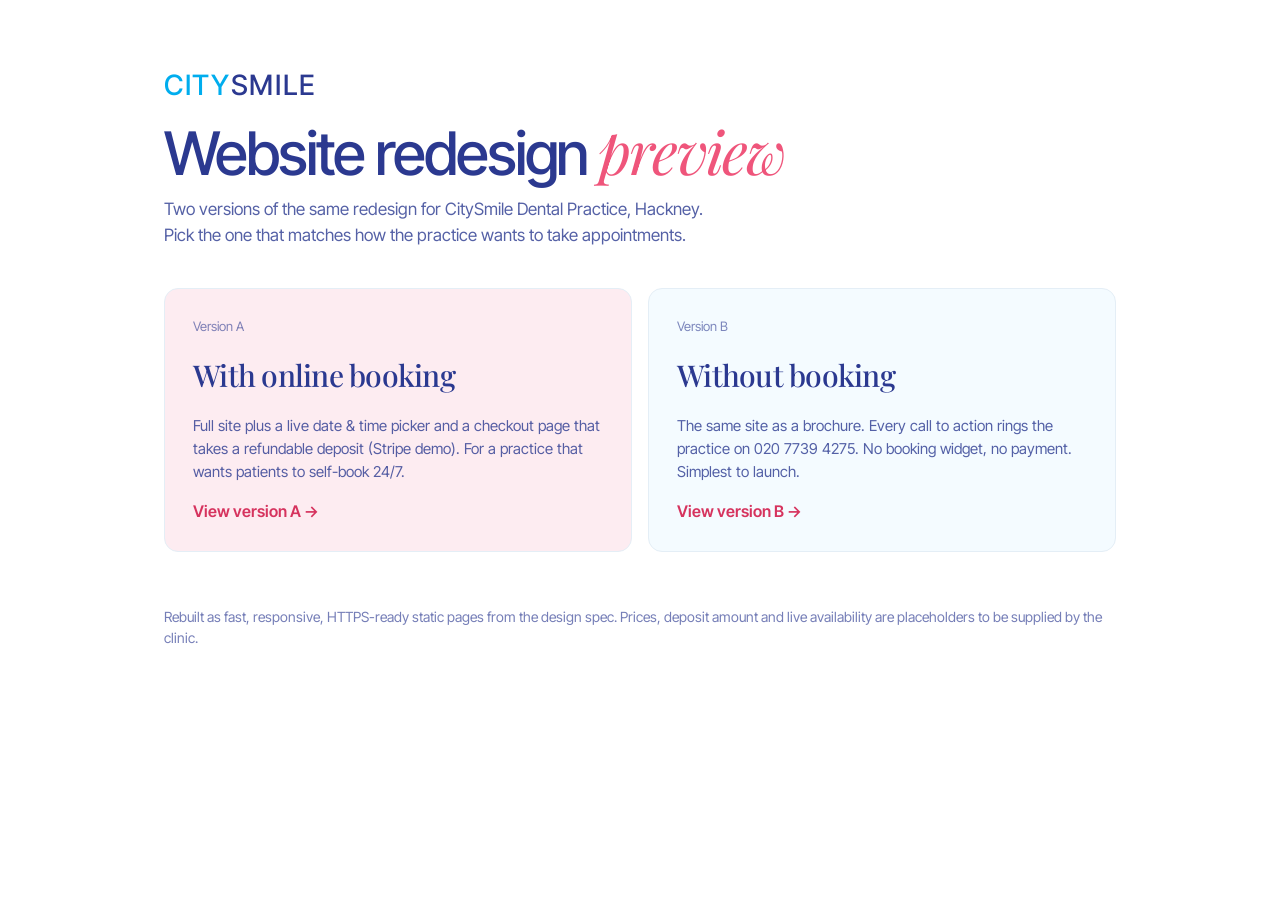
<file: index.html>
<!doctype html>
<html lang="en">
<head>
<meta charset="utf-8">
<meta name="viewport" content="width=device-width, initial-scale=1">
<title>CitySmile · redesign preview</title>
<meta name="description" content="Two versions of the CitySmile dental practice website redesign: with online booking, and without.">
<link rel="preconnect" href="https://fonts.googleapis.com">
<link rel="preconnect" href="https://fonts.gstatic.com" crossorigin>
<link href="https://fonts.googleapis.com/css2?family=Inter+Tight:wght@400;500;600&family=Playfair+Display:ital,wght@1,400&display=swap" rel="stylesheet">
<link rel="stylesheet" href="assets/styles.css">
<style>
  body{min-height:100vh;display:flex;flex-direction:column}
  .chooser{flex:1;max-width:1000px;margin:0 auto;padding:64px 24px;display:flex;flex-direction:column;gap:40px}
  .chooser-head{display:flex;flex-direction:column;gap:14px}
  .chooser-head .logo{font-size:28px}
  .chooser-head h1{margin:0;font-weight:500;font-size:clamp(36px,6vw,60px);line-height:1;letter-spacing:-.035em}
  .chooser-head p{margin:0;max-width:560px;font-size:17px;color:var(--ink-80)}
  .options{display:grid;grid-template-columns:repeat(auto-fit,minmax(280px,1fr));gap:16px}
  .option{display:flex;flex-direction:column;gap:16px;padding:28px;border-radius:var(--radius);
    border:1px solid var(--border);background:var(--bg-blue-lite);text-decoration:none;color:var(--navy);
    transition:box-shadow .15s ease,transform .08s ease}
  .option:hover{color:var(--navy);box-shadow:var(--shadow)}
  .option.pink{background:var(--pink-tint)}
  .option .tag{font-size:13px;color:var(--ink-60)}
  .option h2{margin:0;font-weight:500;font-size:30px;letter-spacing:-.025em}
  .option p{margin:0;font-size:15px;line-height:1.55;color:var(--ink-80);flex:1}
  .option .go{align-self:flex-start;font-weight:600;color:var(--pink-btn)}
  .chooser-foot{font-size:14px;color:var(--ink-65)}
</style>
</head>
<body>
  <div class="chooser">
    <div class="chooser-head">
      <span class="logo"><b style="color:var(--sky)">CITY</b>SMILE</span>
      <h1>Website redesign <span class="serif" style="color:var(--pink)">preview</span></h1>
      <p>Two versions of the same redesign for CitySmile Dental Practice, Hackney. Pick the one that matches how the practice wants to take appointments.</p>
    </div>
    <div class="options">
      <a class="option pink" href="with-booking/index.html">
        <span class="tag">Version A</span>
        <h2 class="serif" style="font-style:normal">With online booking</h2>
        <p>Full site plus a live date &amp; time picker and a checkout page that takes a refundable deposit (Stripe demo). For a practice that wants patients to self-book 24/7.</p>
        <span class="go">View version A →</span>
      </a>
      <a class="option" href="no-booking/index.html">
        <span class="tag">Version B</span>
        <h2 class="serif" style="font-style:normal">Without booking</h2>
        <p>The same site as a brochure. Every call to action rings the practice on 020 7739 4275. No booking widget, no payment. Simplest to launch.</p>
        <span class="go">View version B →</span>
      </a>
    </div>
    <p class="chooser-foot">Rebuilt as fast, responsive, HTTPS-ready static pages from the design spec. Prices, deposit amount and live availability are placeholders to be supplied by the clinic.</p>
  </div>
</body>
</html>
</file>
<file: assets/styles.css>
/* ============================================================
   CitySmile — shared stylesheet
   Rebuilt from the design spec (design/*.dc.html).
   Brand tokens, type scale and responsive layout live here so
   the page HTML stays clean. Mobile-first, fluid to desktop.
   ============================================================ */

:root{
  --navy:#2B3990;        /* primary text, buttons, footer */
  --navy-tint:#EEF0FA;
  --sky:#00ADEE;         /* logo "CITY", accents */
  --sky-safe:#0098D4;    /* italic heading accent (text-safe) */
  --sky-dark:#0072A8;
  --teal:#00A79D;
  --teal-safe:#00958C;
  --teal-dark:#00776F;
  --pink:#EF557B;        /* big italic accents */
  --pink-btn:#D6335E;    /* booking CTA */
  --pink-dark:#C2295A;
  --bg-blue:#EAF7FD;     /* section backgrounds */
  --bg-blue-lite:#F4FBFF;
  --mint-tint:#E6F6F5;
  --pink-tint:#FDECF1;
  --border:#E4EEF6;
  --ink-80:rgba(43,57,144,.8);
  --ink-70:rgba(43,57,144,.7);
  --ink-65:rgba(43,57,144,.65);
  --ink-60:rgba(43,57,144,.6);
  --ink-45:rgba(43,57,144,.45);
  --shadow:0 12px 32px rgba(43,57,144,.15);
  --radius:14px;
  --radius-lg:20px;
  --radius-btn:10px;
  --maxw:1360px;
}

*{box-sizing:border-box}
html{scroll-behavior:smooth}
body{
  margin:0;
  background:#fff;
  color:var(--navy);
  font-family:'Inter Tight',Arial,sans-serif;
  font-size:16px;
  line-height:1.5;
  -webkit-font-smoothing:antialiased;
}
img{max-width:100%}
a{color:var(--navy)}
a:hover{color:var(--teal)}
.serif{font-family:'Playfair Display',Georgia,serif;font-style:italic;font-weight:400}
.wrap{max-width:var(--maxw);margin:0 auto;padding-left:24px;padding-right:24px}
.label{font-size:13px;color:var(--ink-60)}
.visually-hidden{position:absolute;width:1px;height:1px;overflow:hidden;clip:rect(0 0 0 0)}

/* ---------- Buttons ---------- */
.btn{display:inline-flex;align-items:center;justify-content:center;gap:8px;
  text-decoration:none;font-weight:600;font-size:16px;line-height:1;
  padding:15px 24px;border-radius:var(--radius-btn);border:1.5px solid transparent;
  cursor:pointer;font-family:inherit;transition:transform .08s ease,opacity .15s ease}
.btn:active{transform:translateY(1px)}
.btn-primary{background:var(--navy);color:#fff}
.btn-primary:hover{color:#fff;opacity:.92}
.btn-pink{background:var(--pink-btn);color:#fff}
.btn-pink:hover{color:#fff;opacity:.92}
.btn-ghost{border-color:var(--navy);color:var(--navy);background:#fff}
.btn-ghost:hover{color:var(--navy);background:var(--bg-blue)}

/* ---------- Top bar ---------- */
.topbar{background:var(--bg-blue);font-size:14px;color:var(--navy)}
.topbar .wrap{padding-top:8px;padding-bottom:8px;display:flex;flex-wrap:wrap;
  gap:6px 24px;justify-content:space-between;align-items:center}
.lang-switch{display:flex;gap:6px;align-items:center}
.lang-btn{padding:3px;border:1px solid transparent;background:transparent;border-radius:5px;
  cursor:pointer;line-height:0;opacity:.5;transition:opacity .15s ease,border-color .15s ease}
.lang-btn:hover{opacity:1}
.lang-btn.on{opacity:1;border-color:var(--navy)}
.lang-btn .fi{width:22px;height:15px;border-radius:2px;display:inline-block;box-shadow:0 0 0 1px rgba(43,57,144,.08) inset}

/* ---------- Nav ---------- */
.nav{background:#fff;border-bottom:1px solid var(--border);position:sticky;top:0;z-index:50}
.nav .wrap{padding-top:16px;padding-bottom:16px;display:flex;flex-wrap:wrap;
  gap:12px 32px;align-items:center;justify-content:space-between}
.logo{text-decoration:none;font-size:24px;font-weight:500;letter-spacing:.06em;color:var(--navy)}
.logo b{color:var(--sky);font-weight:500}
.nav-links{display:flex;flex-wrap:wrap;gap:8px 28px;font-size:15px}
.nav-links a{text-decoration:none}
.nav-cta{display:flex;gap:20px;align-items:center;flex-wrap:wrap}
.nav-phone{text-decoration:none;font-weight:600;color:var(--pink-btn);padding:10px 0}
.nav .btn{padding:12px 20px;font-size:15px}
.nav-toggle{display:none}

/* ---------- Hero ---------- */
.hero{padding-top:40px}
.hero-top{display:flex;flex-wrap:wrap;gap:24px 32px;align-items:flex-end;
  justify-content:space-between;margin-bottom:32px}
h1.hero-title{margin:0;font-weight:500;font-size:clamp(44px,8vw,96px);
  line-height:.98;letter-spacing:-.035em;flex:1 1 620px}
.hero-aside{flex:0 1 380px;display:flex;flex-direction:column;gap:20px}
.hero-aside p{margin:0;font-size:17px;color:var(--ink-80)}
.hero-actions{display:flex;flex-wrap:wrap;gap:12px}
.hero-media{position:relative;border-radius:var(--radius-lg);overflow:hidden;
  height:clamp(320px,52vw,560px);background:var(--bg-blue)}
.hero-media img{width:100%;height:100%;object-fit:cover;object-position:center 35%;display:block}
.chip{position:absolute;left:16px;bottom:16px;background:#fff;border-radius:var(--radius);
  padding:14px 18px;display:flex;gap:14px;align-items:center;box-shadow:var(--shadow);max-width:calc(100% - 32px)}
.chip .ico{width:44px;height:44px;flex:none;border-radius:999px;background:var(--mint-tint);
  display:flex;align-items:center;justify-content:center}
.chip strong{font-size:16px;font-weight:600}
.chip small{font-size:14px;color:var(--ink-70)}

/* ---------- Generic section ---------- */
section{scroll-margin-top:72px}
.sect{padding:72px 0}
.sect-blue{background:var(--bg-blue)}
.sect-bluelite{background:var(--bg-blue-lite)}
.sect-head{display:flex;flex-wrap:wrap;gap:16px 32px;margin-bottom:40px}
.sect-head .label{flex:0 0 200px}
.h-xl{margin:0;font-weight:500;font-size:clamp(36px,6vw,68px);line-height:1;letter-spacing:-.035em}
.h-lg{margin:0;font-weight:500;font-size:clamp(30px,4.5vw,40px);line-height:1.1;letter-spacing:-.025em}

/* ---------- About ---------- */
.about .wrap{display:flex;flex-wrap:wrap;gap:40px 48px;align-items:center}
.about-copy{flex:1 1 520px;min-width:0;display:flex;flex-direction:column;gap:32px}
.about-copy .dim{color:var(--ink-45)}
.stats{display:grid;grid-template-columns:repeat(3,minmax(0,1fr));gap:16px}
.stat{padding-top:14px;border-top:2px solid var(--sky)}
.stat:nth-child(2){border-top-color:var(--teal)}
.stat:nth-child(3){border-top-color:var(--pink)}
.stat .num{font-size:clamp(32px,5vw,44px);font-weight:500;letter-spacing:-.03em}
.stat .cap{font-size:14px;color:var(--ink-65)}
.about-media{flex:1 1 420px;min-width:0;display:grid;grid-template-columns:repeat(2,minmax(0,1fr));gap:12px}
.about-media img{width:100%;aspect-ratio:4/5;object-fit:cover;border-radius:var(--radius);display:block}
.about-media img:nth-child(2){margin-top:40px}

/* ---------- Services ---------- */
.cards{display:grid;grid-template-columns:repeat(auto-fill,minmax(260px,1fr));gap:12px}
.svc{text-decoration:none;color:var(--navy);background:#fff;border-radius:var(--radius);
  padding:16px;display:flex;flex-direction:column;gap:32px;min-height:220px}
.svc:hover{color:var(--navy);box-shadow:var(--shadow)}
.svc-top{display:flex;justify-content:space-between;align-items:flex-start}
.svc-top img{width:88px;height:88px;object-fit:cover;border-radius:var(--radius-btn);background:var(--bg-blue)}
.svc .plus{font-size:13px;font-weight:600;color:var(--pink-btn)}
.svc-body{display:flex;flex-direction:column;gap:6px}
.svc-body .n{font-size:13px;color:var(--ink-60)}
.svc-body .name{font-size:24px;font-weight:500;letter-spacing:-.02em;line-height:1.05}
.svc-body .price{font-size:14px;color:var(--ink-65)}

/* ---------- Why us ---------- */
.reasons{display:grid;grid-template-columns:repeat(auto-fit,minmax(280px,1fr));gap:12px}
.reason{border-radius:var(--radius);padding:28px;display:flex;flex-direction:column;
  justify-content:space-between;gap:28px;min-height:260px}
.reason .big{font-size:clamp(56px,8vw,72px);font-weight:500;letter-spacing:-.04em;line-height:.9}
.reason h3{margin:0;font-weight:500;font-size:clamp(24px,3.6vw,30px);letter-spacing:-.025em}
.reason p{margin:0;font-size:15px;line-height:1.55;color:var(--ink-80)}

/* ---------- Team ---------- */
.team-head{display:flex;flex-wrap:wrap;gap:16px 32px;margin-bottom:40px;
  align-items:flex-end;justify-content:space-between}
.team-head p{margin:0;max-width:360px;font-size:15px;color:var(--ink-80)}
.team-grid{display:grid;grid-template-columns:repeat(auto-fill,minmax(220px,1fr));gap:12px}
.member{background:#fff;border-radius:var(--radius);padding:10px;display:flex;flex-direction:column;gap:14px}
.member img{width:100%;aspect-ratio:4/5;object-fit:cover;border-radius:var(--radius-btn);background:var(--bg-blue);display:block}
.member .info{padding:0 8px 10px;display:flex;flex-direction:column;gap:5px}
.member h3{margin:0;font-weight:500;font-size:22px;line-height:1.1;letter-spacing:-.02em}
.member .role{font-size:14px;font-weight:600}
.member .bio{font-size:13px;color:var(--ink-65)}
.team-group{margin-top:12px;display:grid;grid-template-columns:repeat(auto-fit,minmax(300px,1fr));gap:12px}
.team-group figure{margin:0;position:relative;border-radius:var(--radius);overflow:hidden;height:320px}
.team-group img{width:100%;height:100%;object-fit:cover;display:block}
.team-group figcaption{position:absolute;left:16px;bottom:16px;background:#fff;
  border-radius:var(--radius-btn);padding:10px 14px;font-size:14px;font-weight:600}

/* ---------- Booking widget (homepage) ---------- */
.book .wrap{display:flex;flex-wrap:wrap;gap:40px 48px;align-items:center}
.book-copy{flex:1 1 440px;min-width:0;display:flex;flex-direction:column;gap:20px}
.book-copy p{margin:0;max-width:440px;font-size:16px;line-height:1.55;color:var(--ink-80)}
.widget{flex:1 1 440px;min-width:0;max-width:560px;background:var(--bg-blue);
  border-radius:var(--radius);padding:24px;display:flex;flex-direction:column;gap:16px}
.widget-top{display:flex;justify-content:space-between;align-items:baseline}
.widget-top .t{font-size:20px;font-weight:500}
.widget-top .d{font-size:13px;color:var(--ink-65)}
.days{display:grid;grid-template-columns:repeat(5,minmax(0,1fr));gap:8px}
.day{font-family:inherit;cursor:pointer;border-radius:var(--radius-btn);padding:12px 4px;
  display:flex;flex-direction:column;align-items:center;gap:2px;
  border:1px solid rgba(43,57,144,.15);background:#fff;color:var(--navy)}
.day .dow{font-size:12px}
.day .num{font-size:20px;font-weight:500}
.slots{display:grid;grid-template-columns:repeat(3,minmax(0,1fr));gap:8px}
.slot{font-family:inherit;cursor:pointer;font-size:15px;font-weight:500;padding:13px 0;
  border-radius:var(--radius-btn);border:1px solid rgba(43,57,144,.15);background:#fff;color:var(--navy)}
.day.on,.slot.on{background:var(--navy);color:#fff;border-color:var(--navy)}
.pay-note{text-align:center;font-size:12px;color:var(--ink-65)}

/* ---------- Visit ---------- */
.visit .wrap{display:flex;flex-wrap:wrap;gap:12px;padding-bottom:72px}
.map{flex:1 1 560px;min-width:0;min-height:400px;border-radius:var(--radius);overflow:hidden;
  position:relative;display:block;border:1px solid var(--border)}
.map iframe{position:absolute;inset:0;width:100%;height:100%;border:0;display:block}
.map .pin{position:absolute;right:16px;top:16px;background:#fff;color:var(--navy);font-size:14px;
  font-weight:600;padding:10px 14px;border-radius:var(--radius-btn);box-shadow:var(--shadow);z-index:2;text-decoration:none}
.visit-card{flex:1 1 360px;min-width:0;background:var(--bg-blue);border-radius:var(--radius);
  padding:32px;display:flex;flex-direction:column;gap:22px}
.hours{display:grid;grid-template-columns:repeat(2,minmax(0,1fr));gap:6px 16px;font-size:15px}
.hours .k{color:var(--ink-70)}
.hours .bold{font-weight:600}
.transport{font-size:14px;line-height:1.6;color:var(--ink-80)}
.transport strong{color:var(--navy)}
.visit-blurb{margin:0;font-size:15px;line-height:1.55;color:var(--ink-80)}
.transport-list{display:flex;flex-direction:column;gap:12px}
.tr{display:flex;gap:12px;align-items:center}
.tr-ico{width:36px;height:36px;flex:none;border-radius:9px;background:#fff;border:1px solid var(--border);
  display:flex;align-items:center;justify-content:center;color:var(--navy)}
.tr .txt{display:flex;flex-direction:column;line-height:1.3}
.tr b{color:var(--navy);font-weight:600;font-size:14px}
.tr .det{color:var(--ink-80);font-size:13px}
.visit-actions{display:flex;flex-wrap:wrap;gap:10px}
.visit-note{margin:0;font-size:13px;color:var(--ink-65)}

/* ---------- CTA ---------- */
.cta .wrap{padding-bottom:72px}
.cta-box{position:relative;border-radius:var(--radius-lg);overflow:hidden;min-height:420px;
  display:flex;background:var(--bg-blue)}
.cta-box>img{position:absolute;right:0;top:0;width:60%;height:100%;object-fit:cover;display:block}
.cta-copy{position:relative;flex:0 1 620px;padding:48px;display:flex;flex-direction:column;
  justify-content:center;gap:24px;background:linear-gradient(90deg,var(--bg-blue) 68%,rgba(234,247,253,0))}
.cta-copy h2{margin:0;font-weight:500;font-size:clamp(40px,6vw,72px);line-height:.98;letter-spacing:-.035em}
.cta-copy p{margin:0;max-width:360px;font-size:16px;color:var(--ink-80)}

/* ---------- Footer ---------- */
footer{background:var(--navy);color:#fff}
footer .wrap{padding-top:56px;padding-bottom:40px;display:flex;flex-wrap:wrap;gap:40px 48px;justify-content:space-between}
.foot-brand{flex:1 1 320px;display:flex;flex-direction:column;gap:10px}
.foot-logo{font-size:clamp(40px,7vw,56px);font-weight:500;letter-spacing:.04em;line-height:1}
.foot-logo b{color:#4FC8F3;font-weight:500}
.foot-brand small{font-size:14px;color:rgba(255,255,255,.8)}
.foot-col{display:flex;flex-direction:column;gap:10px;font-size:15px}
.foot-col .label{font-size:13px;color:rgba(255,255,255,.7)}
.foot-col a{color:#fff;text-decoration:none}
.foot-col a:hover{color:#4FC8F3}
.foot-bottom{border-top:1px solid rgba(255,255,255,.15)}
.foot-bottom .wrap{padding-top:20px;padding-bottom:32px;display:flex;flex-wrap:wrap;gap:12px;
  justify-content:space-between;font-size:13px;color:rgba(255,255,255,.75)}

/* ---------- Sticky mobile book bar ---------- */
.mobilebar{display:none}

/* ---------- Responsive ---------- */
@media (max-width:860px){
  .nav-links,.nav .nav-phone{display:none}
  .nav-links.open{display:flex;flex-basis:100%;flex-direction:column;gap:14px;padding-top:8px}
  .nav-toggle{display:inline-flex;align-items:center;justify-content:center;
    width:44px;height:44px;border:none;background:transparent;cursor:pointer}
  .sect{padding:56px 0}
  .about-media img:nth-child(2){margin-top:0}
  .stats{gap:12px}
  .cta-box>img{width:100%;opacity:.35}
  .cta-copy{flex:1 1 100%;background:linear-gradient(90deg,var(--bg-blue) 55%,rgba(234,247,253,.5))}
}
@media (max-width:560px){
  .wrap{padding-left:16px;padding-right:16px}
  .days{grid-template-columns:repeat(5,minmax(0,1fr))}
  .sect-head .label{flex-basis:100%}
  /* sticky book bar only where the page opts in (booking version) */
  body.has-bookbar{padding-bottom:84px}
  body.has-bookbar .mobilebar{display:flex;position:fixed;left:0;right:0;bottom:0;z-index:60;
    gap:10px;padding:12px 16px calc(12px + env(safe-area-inset-bottom));
    background:#fff;border-top:1px solid var(--border)}
  .mobilebar .call{width:52px;height:52px;flex:none;border-radius:var(--radius-btn);
    border:1.5px solid var(--navy);display:flex;align-items:center;justify-content:center;text-decoration:none}
  .mobilebar .book{flex:1;text-decoration:none;height:52px;border-radius:var(--radius-btn);
    background:var(--pink-btn);color:#fff;font-weight:600;font-size:16px;
    display:flex;align-items:center;justify-content:center}
}
</file>
